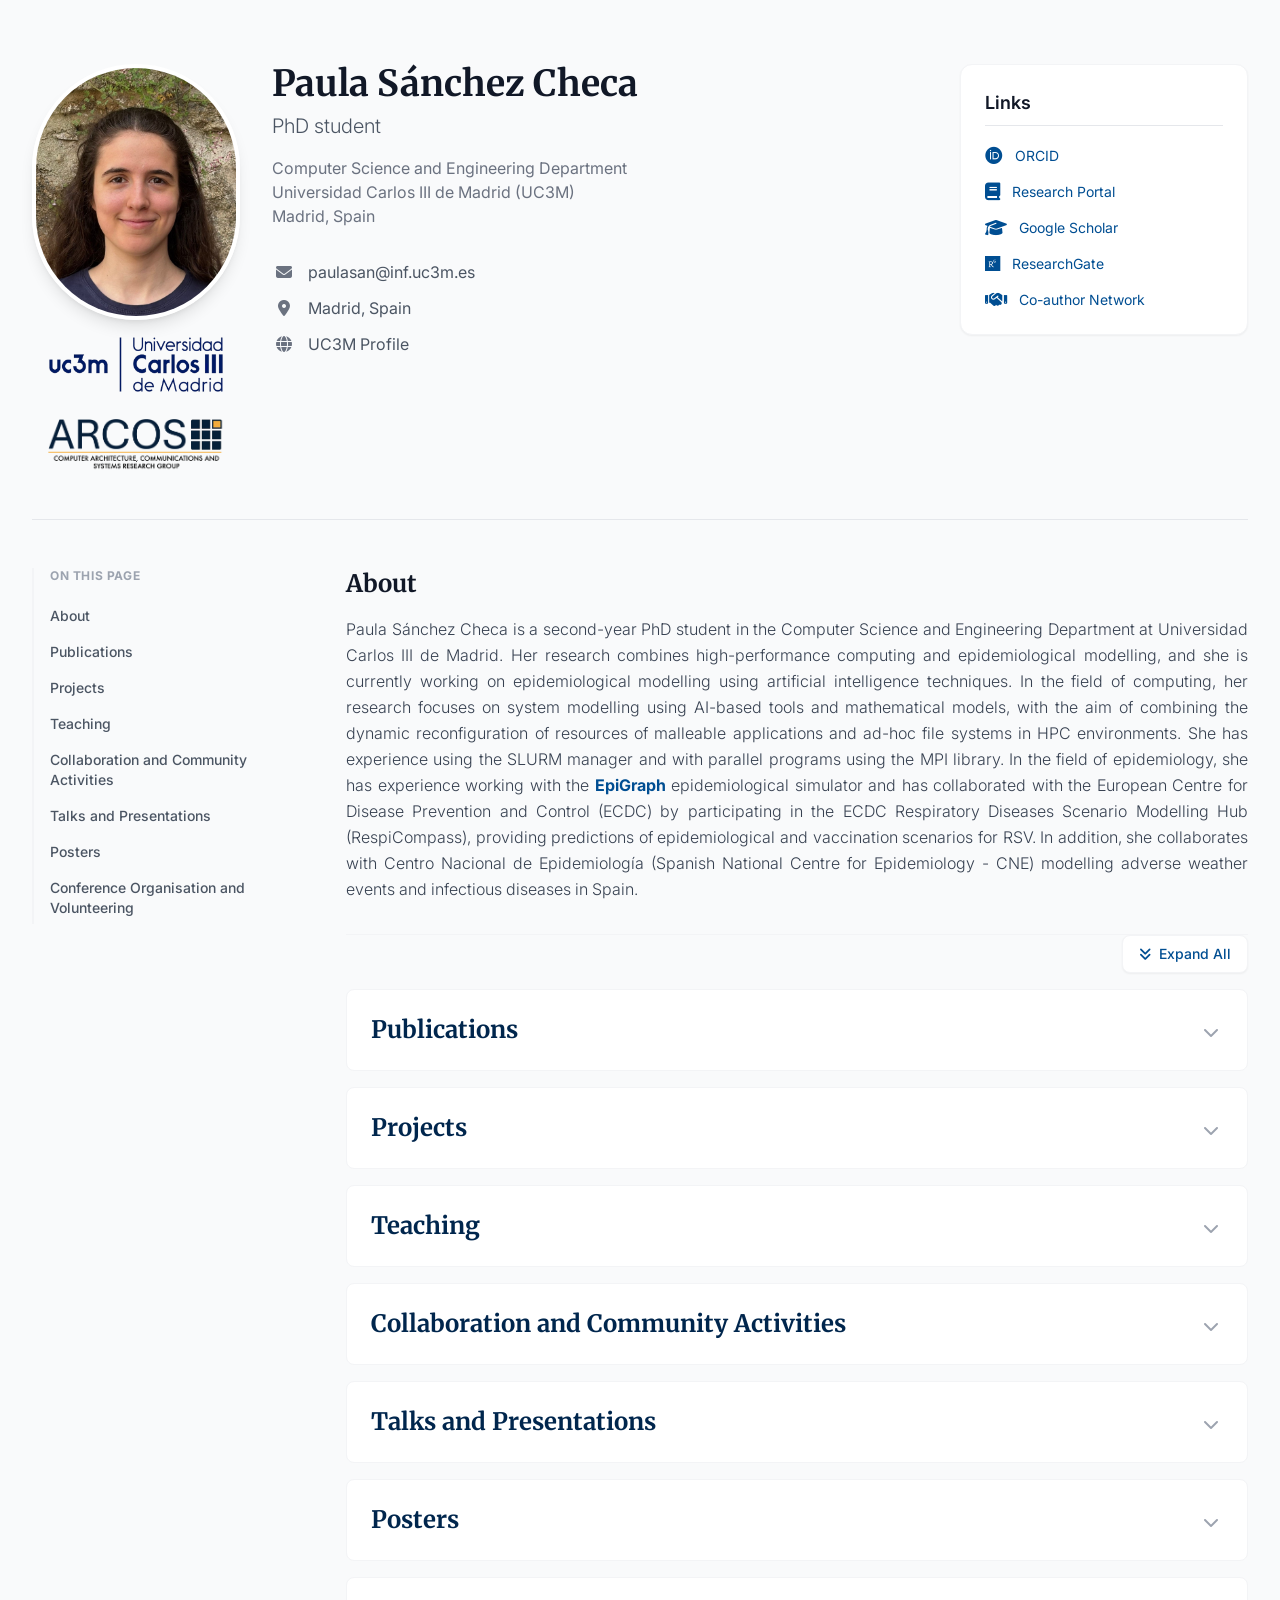
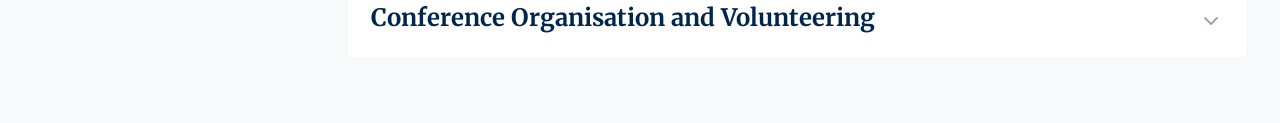
<file: index.html>
<!DOCTYPE html>
<html lang="en">

<head>
  <meta charset="UTF-8">
  <meta name="viewport" content="width=device-width, initial-scale=1.0">

  <title>Paula Sánchez Checa </title>

  <!-- <link rel="icon" type="image/png" href="assets/favicon.png"> -->

  <link rel="stylesheet" href="assets/tailwind/output.css">
  <link rel="stylesheet" href="stylesheets/publications.css">

  <link
    href="https://fonts.googleapis.com/css2?family=Inter:wght@300;400;500;600&family=Merriweather:wght@300;700&display=swap"
    rel="stylesheet">

  <link rel="stylesheet" href="https://cdnjs.cloudflare.com/ajax/libs/font-awesome/6.4.0/css/all.min.css">

  <script>
    // global objects for this profile.
    window.PROFILE_CONFIG = {
      memberId: "paulasan",
      searchName: "Checa",  // El nombre que usaremos para filtrar publicaciones
    };
  </script>
  <!-- <script src="scripts/components.js"></script> -->

</head>

<body class="bg-gray-50 text-gray-800 font-sans antialiased">

  <div id="navbar-container"></div>

  <main class="max-w-7xl mx-auto px-4 sm:px-6 lg:px-8 py-10 sm:py-16 space-y-12">

    <section class="flex flex-col lg:flex-row items-start justify-between gap-10 border-b border-gray-200 pb-12">

      <div class="flex flex-col sm:flex-row items-start gap-8 flex-grow">

        <div class="flex flex-col items-center gap-1 flex-shrink-0 w-52 self-center sm:self-start">
          <img src="assets/foto_paula.jpeg" alt="Paula Sánchez Checa"
            class="w-52 h-64 rounded-full border-4 border-white shadow-lg object-cover">

          <div class="flex flex-col items-center justify-center gap-6 w-full mt-2">
            
            <a href="https://www.uc3m.es/home" target="_blank" title="Open the UC3M website."
              class="transition-transform hover:scale-105 block"> <img src="assets/uc3m.png" alt="Universidad Carlos III de Madrid"
                class="w-48 h-auto object-contain transition duration-300">
            </a>
            
            <a href="https://arcos-uc3m.github.io/" target="_blank" title="Open the ARCOS website."
              class="transition-transform hover:scale-105 block">
              
              <img src="assets/arcos-2.png" alt="ARCOS Research Group"
                class="w-44 h-auto object-contain transition duration-300">
            </a>

          </div>
        </div>

        <div>
          <h1 class="font-serif text-3xl md:text-4xl font-bold text-gray-900 mb-2 text-center sm:text-left">
            Paula Sánchez Checa
          </h1>
          <p class="text-xl text-gray-600 font-light mb-4 text-center sm:text-left">
            PhD student
          </p>
          <p class="text-base text-gray-500 max-w-xl text-center sm:text-left">
            Computer Science and Engineering Department
          </p>
          <p class="text-base text-gray-500 max-w-xl text-center sm:text-left">
            Universidad Carlos III de Madrid (UC3M)
          </p>
          <p class="text-base text-gray-500 max-w-xl text-center sm:text-left">
            Madrid, Spain
          </p>

          <div class="flex flex-col gap-3 mt-8">
            <div class="flex items-center gap-3 text-gray-600">
              <i class="fa-solid fa-envelope w-6 text-center text-gray-500"></i>
              <span>paulasan@inf.uc3m.es</span>
            </div>

            <!-- <div class="flex items-center gap-3 text-gray-600">
              <i class="fa-solid fa-phone w-6 text-center text-gray-500"></i>
              <span>+34 91 624 94 58</span>
            </div> -->

            <div class="flex items-center gap-3 text-gray-600">
              <i class="fa-solid fa-location-dot w-6 text-center text-gray-500"></i>
              <span>Madrid, Spain</span>
            </div>

            <a target="_blank"
              href="https://www.uc3m.es/ss/Satellite/DeptInformatica/es/DetallePersonalDept/1371330172400/idu-281971"
              class="flex items-center gap-3 text-gray-600 hover:text-brand-600 transition group"
              title="Open the profile at UC3M website.">
              <i class="fa-solid fa-globe w-6 text-center text-gray-500 group-hover:text-brand-600 transition"></i>
              <span class="group-hover:underline">UC3M Profile</span>
            </a>
          </div>
        </div>
      </div>

      <aside class="w-full lg:w-72 bg-white p-6 rounded-xl shadow-sm border border-gray-100 flex-shrink-0">
        <h3 class="text-lg font-semibold text-gray-900 mb-5 border-b pb-2">Links</h3>
        <ul class="space-y-4 text-sm text-gray-700">
          <li class="flex items-center gap-3">
            <i class="fa-brands fa-orcid text-brand-600 fa-lg"></i>
            <a href="https://orcid.org/0009-0002-2616-687X" class="text-brand-600 hover:underline"
              target="_blank">ORCID</a>
          </li>
          <li class="flex items-center gap-3">
            <i class="fa-solid fa-book text-brand-600 fa-lg"></i>
            <a href="https://researchportal.uc3m.es/display/inv50113" class="text-brand-600 hover:underline"
              target="_blank">Research Portal</a>
          </li>
          <li class="flex items-center gap-3">
            <i class="fa-solid fa-graduation-cap text-brand-600 fa-lg"></i>
            <a href="https://scholar.google.com/citations?user=Y0OMA0EAAAAJ"
              class="text-brand-600 hover:underline" target="_blank">Google Scholar</a>
          </li>
          <li class="flex items-center gap-3">
            <i class="fa-brands fa-researchgate text-brand-600 fa-lg"></i>
            <a href="https://www.researchgate.net/profile/Paula-Sanchez-Checa" class="text-brand-600 hover:underline"
              target="_blank">ResearchGate</a>
          </li>
          <li class="flex items-center gap-3">
            <i class="fa-solid fa-handshake text-brand-600 fa-lg"></i>
            <a href="https://researchportal.uc3m.es/vis/author-network/inv50113" class="text-brand-600 hover:underline"
              target="_blank">Co-author Network</a>
          </li>
        </ul>
      </aside>

    </section>

    <div class="mt-12 grid grid-cols-1 lg:grid-cols-4 gap-10 items-start">

      <aside class="hidden lg:block col-span-1 sticky top-8">
        <nav class="flex flex-col gap-1 border-l-2 border-gray-100 pl-4">
          <h3 class="text-xs font-bold text-gray-400 uppercase tracking-wider mb-3">On this page</h3>

          <a href="#about"
            class="sidebar-link text-sm text-gray-600 hover:text-brand-600 hover:border-brand-600 -ml-[18px] border-l-2 border-transparent pl-4 py-1.5 transition-all font-medium">About</a>
          <a href="#publications"
            class="sidebar-link text-sm text-gray-600 hover:text-brand-600 hover:border-brand-600 -ml-[18px] border-l-2 border-transparent pl-4 py-1.5 transition-all font-medium">Publications</a>
          <a href="#projects"
            class="sidebar-link text-sm text-gray-600 hover:text-brand-600 hover:border-brand-600 -ml-[18px] border-l-2 border-transparent pl-4 py-1.5 transition-all font-medium">Projects</a>
          <a href="#teaching"
            class="sidebar-link text-sm text-gray-600 hover:text-brand-600 hover:border-brand-600 -ml-[18px] border-l-2 border-transparent pl-4 py-1.5 transition-all font-medium">Teaching</a>
          <a href="#community-activities"
            class="sidebar-link text-sm text-gray-600 hover:text-brand-600 hover:border-brand-600 -ml-[18px] border-l-2 border-transparent pl-4 py-1.5 transition-all font-medium">Collaboration and Community Activities</a>
          <a href="#talks-presentations"
            class="sidebar-link text-sm text-gray-600 hover:text-brand-600 hover:border-brand-600 -ml-[18px] border-l-2 border-transparent pl-4 py-1.5 transition-all font-medium">Talks and Presentations </a>
          <a href="#posters"
            class="sidebar-link text-sm text-gray-600 hover:text-brand-600 hover:border-brand-600 -ml-[18px] border-l-2 border-transparent pl-4 py-1.5 transition-all font-medium">Posters</a>
          <!-- <a href="#student-projects"
            class="sidebar-link text-sm text-gray-600 hover:text-brand-600 hover:border-brand-600 -ml-[18px] border-l-2 border-transparent pl-4 py-1.5 transition-all font-medium">Student Projects</a> -->
          <a href="#conferences"
            class="sidebar-link text-sm text-gray-600 hover:text-brand-600 hover:border-brand-600 -ml-[18px] border-l-2 border-transparent pl-4 py-1.5 transition-all font-medium">Conference Organisation and Volunteering</a>
        </nav>
      </aside>

      <div class="lg:col-span-3">

        <section id="about" class="scroll-mt-12 mb-8">
          <h2 class="text-2xl font-serif font-bold text-gray-900 mb-4">About</h2>
          <div class="prose prose-brand max-w-none text-gray-700 font-light leading-relaxed text-justify">
            <p class="mt-4">
              Paula Sánchez Checa is a second-year PhD student in the Computer Science and Engineering Department at Universidad Carlos III de Madrid. Her research combines high-performance computing and epidemiological modelling, and she is currently working on epidemiological modelling using artificial intelligence techniques. In the field of computing, her research focuses on system modelling using AI-based tools and mathematical models, with the aim of combining the dynamic reconfiguration of resources of malleable applications and ad-hoc file systems in HPC environments. She has experience using the SLURM manager and with parallel programs using the MPI library. In the field of epidemiology, she has experience working with the <a href="https://epigraph.uc3m.es/" target="_blank" title="Open the EpiGraph web page in a new tab" class="text-brand-600 font-bold hover:underline">
                EpiGraph
              </a> epidemiological simulator and has collaborated with the European Centre for Disease Prevention and Control (ECDC) by participating in the ECDC Respiratory Diseases Scenario Modelling Hub (RespiCompass), providing predictions of epidemiological and vaccination scenarios for RSV. In addition, she collaborates with Centro Nacional de Epidemiología (Spanish National Centre for Epidemiology - CNE) modelling adverse weather events and infectious diseases in Spain.
            </p>
        </section>

        <div class="flex justify-end mb-4 border-t border-gray-100">
          <button id="toggle-all-btn"
            class="text-sm font-medium text-brand-600 hover:text-brand-800 transition flex items-center gap-2 px-4 py-2 bg-white rounded-lg border border-gray-100 shadow-sm hover:shadow-md">
            <i class="fa-solid fa-angles-down"></i>
            <span>Expand All</span>
          </button>
        </div>

        <div class="space-y-4">

          <details id="publications"
            class="group bg-white rounded-lg border border-gray-100 p-6 [&_summary::-webkit-details-marker]:hidden scroll-mt-12">
            <summary class="flex items-center justify-between gap-1.5 text-gray-900 cursor-pointer">
              <h2 class="text-2xl font-serif font-bold text-brand-900">Publications</h2>
              <span class="relative w-5 h-5 flex-shrink-0"><i
                  class="fa-solid fa-chevron-down group-open:-rotate-180 text-gray-400 transition-transform"></i></span>
            </summary>

            <div id="publications-list" class="publications-scrollable mt-6 flex flex-col gap-4">
              <p class="text-gray-400 italic">Loading publications...</p>
            </div>

            <div class="mt-6 pt-4 border-t border-gray-100 text-right">
              <a target="_blank" href="https://researchportal.uc3m.es/display/inv50113?webuc3m=1&tab=publications"
                class="text-sm font-medium text-brand-600 hover:text-brand-800 transition"
                title="Open the UC3M Research Portal in a new tab">
                View all publications <i class="fa-solid fa-arrow-up-right-from-square ml-1"></i>
              </a>
            </div>
          </details>

          <details id="projects"
            class="group bg-white rounded-lg border border-gray-100 p-6 [&_summary::-webkit-details-marker]:hidden scroll-mt-12">
            <summary class="flex items-center justify-between gap-1.5 text-gray-900 cursor-pointer">
              <h2 class="text-2xl font-serif font-bold text-brand-900">Projects</h2>
              <span class="relative w-5 h-5 flex-shrink-0"><i
                  class="fa-solid fa-chevron-down group-open:-rotate-180 text-gray-400 transition-transform"></i></span>
            </summary>
            <div class="mt-6 text-gray-700 space-y-4 text-justify">

              <ul class="list-disc list-inside space-y-2">
                <li>
                  <p class="text-sm">

                    <b>Modelado de eventos meteorológicos adversos y enfermedades transmisibles en España (MET).</b> (<i>Modelling of adverse weather events and transmissible diseases in Spain (MET)</i>).
                    <!-- <a target="_blank"
                        href="https://researchportal.uc3m.es/display/inv16920?webuc3m=1&tab=projects#show%20more%20content"
                        class="text-sm font-medium text-brand-600 hover:text-brand-800 transition">
                        MET web page <i class="fa-solid fa-arrow-up-right-from-square ml-1"
                          title="Open the UC3M Research Portal in a new tab"></i>
                      </a> -->
                  </p>
                </li>

                <li>
                  <p class="text-sm">
                    <b>Nuevas técnicas escalables de E/S para cargas de trabajo híbridas de HPC e intensivas en datos. - SCIOT.</b> (<i>New scalable I/O techniques for hybrid HPC and data-intensive workloads. - SCIOT</i>).<a target="_blank"
                    href="https://researchportal.uc3m.es/display/act560656"
                    class="text-sm font-medium text-brand-600 hover:text-brand-800 transition">
                    SCIOT web page <i class="fa-solid fa-arrow-up-right-from-square ml-1"
                      title="Open the UC3M Research Portal in a new tab"></i>
                  </a>
                </li>
              </ul>

              <div class="mt-6 pt-4 border-t border-gray-100 text-right">
                <a target="_blank"
                  href="https://researchportal.uc3m.es/display/inv16920?webuc3m=1&tab=projects#show%20more%20content"
                  class="text-sm font-medium text-brand-600 hover:text-brand-800 transition">
                  View all projects <i class="fa-solid fa-arrow-up-right-from-square ml-1"
                    title="Open the UC3M Research Portal in a new tab"></i>
                </a>
              </div>
            </div>
          </details>

          <details id="teaching"
            class="group bg-white rounded-lg border border-gray-100 p-6 [&_summary::-webkit-details-marker]:hidden scroll-mt-12">
            <summary class="flex items-center justify-between gap-1.5 text-gray-900 cursor-pointer">
              <h2 class="text-2xl font-serif font-bold text-brand-900">Teaching</h2>
              <span class="relative w-5 h-5 flex-shrink-0"><i
                  class="fa-solid fa-chevron-down group-open:-rotate-180 text-gray-400 transition-transform"></i></span>
            </summary>
            <div class="mt-6 text-gray-700 space-y-4 text-justify">
              <p class="text-2xl">
                Graduate teaching assistant
              </p>
              <!-- <div class="p-5 rounded-lg border border-gray-100 bg-gray-50 hover:bg-white hover:shadow-md hover:border-brand-200 transition-all">
                <div class="flex flex-col sm:flex-row sm:items-start gap-4">
                  <div class="sm:w-24 flex-shrink-0 text-left sm:text-right">
                    <span class="block text-xl font-bold text-gray-400">June 2024</span>
                  </div>
                  <div class="flex-grow">
                    <h3 class="text-base font-bold text-gray-900 leading-snug">
                        Operating Systems
                    </h3>
                    <p class="text-sm text-gray-600 mt-2">Madrid, Spain.</p>
                    <div class="mt-3 flex gap-3">
                      <a href="https://womencourage.acm.org/2024/" target="_blank" class="text-xs font-medium text-brand-600 hover:text-brand-800 hover:underline"><i class="fa-solid fa-globe mr-1"></i>Web page</a>
                    </div>
                  </div>
                </div>
              </div> -->

                <ul class="list-disc list-inside space-y-2">
                  <li>
                    <p class="text-1xl">
                      <b>Operating Systems</b>
                      <ul class="list-disc list-inside space-y-2">
                        <li class="text-sm">Spring Term 2026. Bachelor’s Degree in Computer Science and Engineering. Second year subject. 6 ECTS. Delivered the course entirely in English.</li>
                      </ul>
                    </p>
                  </li>
                  <li>
                    <p class="text-1xl">
                      <b>Computer Architecture</b>
                      <ul class="list-disc list-inside space-y-2">
                        <li class="text-sm">Autumn Term 2025. Bachelor’s Degree in Mathematics and Computing. Third year subject. 6 ECTS. Delivered the course entirely in English.</li>

                        <li class="text-sm">Autumn Term 2025. Bachelor’s Degree in Computer Science and Engineering. Third year subject. 6 ECTS. Delivered the course entirely in Spanish</li>

                      </ul>
                    </p>
                  </li>
                  <li>
                    <p class="text-1xl">
                      <b>Distributed Systems</b>
                      <ul class="list-disc list-inside space-y-2">
                        <li class="text-sm">
                          Spring Term 2025. Bachelor’s Degree in Computer Science and Engineering. Third year subject. 6 ECTS. Delivered the course entirely in Spanish.
                        </li>

                        <li class="text-sm">
                          Spring Term 2025. Double Degree in Computer Science and Engineering and Business Administration and Management. Fifth year subject. 6 ECTS. Delivered the course entirely in Spanish.
                        </li>

                      </ul>
                  </li>
                </ul>
              </p>
            </div>
            <!-- <div class="mt-6 text-gray-700 space-y-4">
              <div class="mt-6 pt-4 border-t border-gray-100 text-right">
                <a target="_blank"
                  href="https://www.dropbox.com/scl/fi/6x9f6z96himgsnwgdu9c0/CV_Carretero_teaching.pdf?rlkey=uxz38wbijohdm5u1apjnremwz&st=jhea2w4g&dl=0"
                  class="text-sm font-medium text-brand-600 hover:text-brand-800 transition">
                  Read more <i class="fa-solid fa-arrow-up-right-from-square ml-1"
                    title="Open full information (PDF) in a new tab."></i>
                </a>
              </div>
            </div> -->
          </details>

          <details id="community-activities"
            class="group bg-white rounded-lg border border-gray-100 p-6 [&_summary::-webkit-details-marker]:hidden scroll-mt-12">
            <summary class="flex items-center justify-between gap-1.5 text-gray-900 cursor-pointer">
              <h2 class="text-2xl font-serif font-bold text-brand-900">Collaboration and Community Activities</h2>
              <span class="relative w-5 h-5 flex-shrink-0"><i
                  class="fa-solid fa-chevron-down group-open:-rotate-180 text-gray-400 transition-transform"></i></span>
            </summary>
            
            <div class="mt-6 text-gray-700 space-y-4 text-justify">

            <!-- HiPEAC -->
              <div class="p-5 rounded-lg border border-gray-100 bg-gray-50 hover:bg-white hover:shadow-md hover:border-brand-200 transition-all">
                <div class="flex flex-col sm:flex-row sm:items-start gap-4">
                  <div class="sm:w-24 flex-shrink-0">
                    <img src="assets/collaboration_logos/hipeac_logo.svg" alt="HiPEAC Logo"
                      class="w-48 mt-3 h-auto object-contain transition duration-300">
                  </div>
                  <div class="flex-grow">
                    <h3 class="text-base font-bold text-gray-900 leading-snug">
                        Member of the High Performance and Embedded Architecture and Compilation (HiPEAC) network.
                    </h3>
                    <div class="mt-3 flex gap-3">
                      <a href="https://www.hipeac.net/#/" target="_blank" class="text-xs font-medium text-brand-600 hover:text-brand-800 hover:underline"><i class="fa-solid fa-globe mr-1" title="Open the HiPEAC web page in a new tab"></i>HiPEAC web page</a>
                    </div>
                  </div>
                </div>
              </div>

              <!-- SARTECO -->
              <div class="p-5 rounded-lg border border-gray-100 bg-gray-50 hover:bg-white hover:shadow-md hover:border-brand-200 transition-all">
                <div class="flex flex-col sm:flex-row sm:items-start gap-4">
                  <div class="sm:w-24 flex-shrink-0">
                    <img src="assets/collaboration_logos/sarteco_logo.png" alt="SARTECO Logo"
                      class="w-48 mt-3 h-auto object-contain transition duration-300">
                  </div>
                  <div class="flex-grow">
                    <h3 class="text-base font-bold text-gray-900 leading-snug">
                        Member of Sociedad Española de Arquitectura y Tecnología de Computadores (SARTECO, <i>Spanish Society of Architecture and Computer Technology</i>)
                    </h3>
                    <div class="mt-3 flex gap-3">
                      <a href="https://www.sarteco.org/" target="_blank" class="text-xs font-medium text-brand-600 hover:text-brand-800 hover:underline"><i class="fa-solid fa-globe mr-1" title="Open the SARTECO web page in a new tab"></i>SARTECO web page</a>
                    </div>
                  </div>
                </div>
              </div>

              <!-- DynResHPC -->
              <div class="p-5 rounded-lg border border-gray-100 bg-gray-50 hover:bg-white hover:shadow-md hover:border-brand-200 transition-all">
                <div class="flex flex-col sm:flex-row sm:items-start gap-4">
                  <div class="sm:w-24 flex-shrink-0">
                    <img src="assets/collaboration_logos/dynreshpc_logo.png" alt="DynResHPC Logo"
                      class="w-48 mt-3 h-auto object-contain transition duration-300">
                  </div>
                  <div class="flex-grow">
                    <h3 class="text-base font-bold text-gray-900 leading-snug">
                        Member of Dynamic Resources for HPC Consortium (DynResHPC)
                    </h3>
                    <div class="mt-3 flex gap-3">
                      <a href="https://dynreshpc.github.io/" target="_blank" class="text-xs font-medium text-brand-600 hover:text-brand-800 hover:underline"><i class="fa-solid fa-globe mr-1" title="Open the DynResHPC web page in a new tab"></i>DynResHPC web page</a>
                    </div>
                  </div>
                </div>
              </div>

              <!-- RespiCompass RSV 2025 -->
              <div class="p-5 rounded-lg border border-gray-100 bg-gray-50 hover:bg-white hover:shadow-md hover:border-brand-200 transition-all">
                <div class="flex flex-col sm:flex-row sm:items-start gap-4">
                  <div class="sm:w-24 flex-shrink-0">
                    <img src="assets/collaboration_logos/respicompass_logo.png" alt="RespiCompass Logo"
                      class="w-48 mt-3 h-auto object-contain transition duration-300">
                  </div>
                  <div class="flex-grow">
                    <h3 class="text-base font-bold text-gray-900 leading-snug">
                        Participation in the RespiCompass (ECDC Respiratory Diseases Scenario Modelling Hub) RSV Scenario Round 1 (2025/2026).
                    </h3>
                    <!-- <span class="block text-base text-gray-400">August 2024</span> -->
                    <p class="text-sm text-gray-600 mt-2">Contributed external modelling results to the ECDC report <i>Multi-model assessment of the impact of newborn RSV immunisation on hospitalisation burden in the EU/EEA</i> (DOI: 10.2900/9312789).</p>
                    <div class="mt-3 flex gap-3">
                      <a href="https://respicompass.ecdc.europa.eu/" target="_blank" class="text-xs font-medium text-brand-600 hover:text-brand-800 hover:underline" title="Open the RespiCompass web page in a new tab"><i class="fa-solid fa-globe mr-1"></i>RespiCompass web page</a>
                      <a href="https://www.ecdc.europa.eu/en/news-events/cold-season-nears-immunisation-newborns-against-universal-rsv-could-significantly" target="_blank" class="text-xs font-medium text-brand-600 hover:text-brand-800 hover:underline" title="Open the ECDC news page in a new tab"><i class="fa-solid fa-newspaper mr-1"></i>News</a>
                      <a href="https://www.ecdc.europa.eu/en/publications-data/multi-model-assessment-impact-newborn-rsv-immunisation-hospitalisation-burden" target="_blank" class="text-xs font-medium text-brand-600 hover:text-brand-800 hover:underline" title="Access the ECDC RSV Round 1 (2025/2026) report and supplementary material in a new tab"><i class="fa-solid fa-file-pdf mr-1"></i>Report and supplementary material</a>
                      <!-- <a href="https://data.europa.eu/doi/10.2900/9312789" target="_blank" class="text-xs font-medium text-brand-600 hover:text-brand-800 hover:underline" title="Access the ECDC RSV Round 1 (2025/2026) report in a new tab"><i class="fa-solid fa-file-pdf mr-1"></i>Report</a> -->
                      <a href="#" data-bibtex-key="ecdcRSVreport2026" class="text-xs font-medium text-brand-600 hover:text-brand-800 hover:underline" title="Open the ECDC RSV Round 1 (2025/2026) report BibTeX in a new tab"><i class="fa-solid fa-quote-right mr-1"></i>Report BibTeX</a>
                    </div>
                  </div>
                </div>
              </div>
            </div>
          </details>

          <details id="talks-presentations"
            class="group bg-white rounded-lg border border-gray-100 p-6 [&_summary::-webkit-details-marker]:hidden scroll-mt-12">
            <summary class="flex items-center justify-between gap-1.5 text-gray-900 cursor-pointer">
              <h2 class="text-2xl font-serif font-bold text-brand-900">Talks and Presentations</h2>
              <span class="relative w-5 h-5 flex-shrink-0"><i
                  class="fa-solid fa-chevron-down group-open:-rotate-180 text-gray-400 transition-transform"></i></span>
            </summary>
            <div class="mt-6 text-gray-700 space-y-4 text-justify">
              <ul class="list-disc list-inside space-y-2">
                <li>
                  <p class="text-sm"><b>Aprovechamiento de la gestión dinámica de recursos para la eficiencia energética: un caso de estudio</b> (2026) XXVI Jornadas de Paralelismo (JP2026) at Jornadas SARTECO 2026. </p>
                </li>
                <li>
                  <p class="text-sm"><b>Comparative Analysis of Algorithms for Malleability Decision-Making in Applications and File Systems</b> (2025) 4th EuroHPC Workshop on Dynamic Resources in HPC at the 31st International European Conference on Parallel and Distributed Computing (Euro-Par 2025). </p>
                </li>
                <li>
                  <p class="text-sm"><b>Explorando la maleabilidad combinada de aplicaciones y sistemas de ficheros</b> (2025) XXXV Jornadas de Paralelismo (JP2025) at Jornadas SARTECO 2025.</p>
                </li>
                <li>
                  <p class="text-sm"><b>A Novel Prediction for Combined Computational and Storage Malleability</b> (2024) 3rd International EUGAIN Summer Training School: Gender & Sustainability.</p>
                </li>
              </ul>
            </div>
          </details>

          <details id="posters"
            class="group bg-white rounded-lg border border-gray-100 p-6 [&_summary::-webkit-details-marker]:hidden scroll-mt-12">
            <summary class="flex items-center justify-between gap-1.5 text-gray-900 cursor-pointer">
              <h2 class="text-2xl font-serif font-bold text-brand-900">Posters</h2>
              <span class="relative w-5 h-5 flex-shrink-0"><i
                  class="fa-solid fa-chevron-down group-open:-rotate-180 text-gray-400 transition-transform"></i></span>
            </summary>
            <div id="posters-list" class="posters-scrollable mt-6 flex flex-col gap-4">
              <p class="text-gray-400 italic">Loading posters...</p>
            </div>
          </details>

          <!-- Student Projects Section
          <details id="student-projects"
            class="group bg-white rounded-lg border border-gray-100 p-6 [&_summary::-webkit-details-marker]:hidden scroll-mt-12">
            <summary class="flex items-center justify-between gap-1.5 text-gray-900 cursor-pointer">
              <h2 class="text-2xl font-serif font-bold text-brand-900">Student Projects</h2>
              <span class="relative w-5 h-5 flex-shrink-0"><i
                  class="fa-solid fa-chevron-down group-open:-rotate-180 text-gray-400 transition-transform"></i></span>
            </summary>
            <div class="mt-6 text-gray-700 space-y-4 text-justify">
              <ul class="list-disc list-inside space-y-2">
                <li>
                  <p class="text-sm">Roldán Matea, Manuel (2025/2026) <b>Desarrollo de algoritmos basados en inteligencia artificial para la reconfiguración dinámica de aplicaciones maleables.</b> (<i>Development of artificial intelligence-based algorithms for the dynamic reconfiguration of malleable applications.</i>) [Bachelor's Thesis]
                </li>
                <li>
                  <p class="text-sm">Stefan Giurca, Adrián (2025/2026) <b>Detección de anomalías en tiempo de ejecución en entornos distribuidos.</b> (<i>Detection of runtime anomalies in distributed environments.</i>) [Bachelor's Thesis]
                </li>
                <li>
                  <p class="text-sm">Navarro Hurtado, Pablo (2025/2026) <b>Gestión dinámica de recursos de cómputo y E/S: caso de estudio con EpiGraph y Expand Ad-Hoc.</b> (<i>Dynamic management of computing and I/O resources: a case study featuring EpiGraph and Expand Ad-Hoc</i>.) [Bachelor's Thesis]
                </li>
              </ul>
            </div>
          </details>
          -->

          <details id="conferences"
            class="group bg-white rounded-lg border border-gray-100 p-6 [&_summary::-webkit-details-marker]:hidden scroll-mt-12">
            <summary class="flex items-center justify-between gap-1.5 text-gray-900 cursor-pointer">
              <h2 class="text-2xl font-serif font-bold text-brand-900">Conference Organisation and Volunteering</h2>
              <span class="relative w-5 h-5 flex-shrink-0"><i
                  class="fa-solid fa-chevron-down group-open:-rotate-180 text-gray-400 transition-transform"></i></span>
            </summary>
            <!-- Conferences organization -->
            <!-- <h2 class="text-2xl font-serif text-brand-900"> -->
            <div class="mt-6 text-gray-700 space-y-4 text-justify">

              <!-- Jornadas SARTECO 2026 -->
              <div class="p-5 rounded-lg border border-gray-100 bg-gray-50 hover:bg-white hover:shadow-md hover:border-brand-200 transition-all">
                <div class="flex flex-col sm:flex-row sm:items-start gap-4">
                  <div class="sm:w-24 flex-shrink-0 text-left sm:text-right">
                    <img src="assets/organisation_volunteering_logos/sarteco2026_logo.png" alt="SARTECO 2026 Logo" class="w-48 mt-3 h-auto object-contain transition duration-300">
                  </div>
                  <div class="flex-grow">
                    <h3 class="text-base font-bold text-gray-900 leading-snug">Organising Comittee of the Jornadas SARTECO 2026</h3>
                    <span class="block text-base text-gray-400">June 2026</span>
                    <p class="text-sm text-gray-600 mt-2">Madrid, Spain.</p>
                    <div class="mt-3 flex gap-3">
                      <a href="https://jornadassarteco.org/descripcion/?anyo=2026&simposio=jp2026" target="_blank" class="text-xs font-medium text-brand-600 hover:text-brand-800 hover:underline"><i class="fa-solid fa-globe mr-1"></i>Web page</a>
                    </div>
                  </div>
                </div>
              </div>
              
              <!-- EURO-PAR 2024 -->
              <div class="p-5 rounded-lg border border-gray-100 bg-gray-50 hover:bg-white hover:shadow-md hover:border-brand-200 transition-all">
                <div class="flex flex-col sm:flex-row sm:items-start gap-4">
                  <div class="sm:w-24 flex-shrink-0 text-left sm:text-right">
                    <img src="assets/organisation_volunteering_logos/europar2024_logo.svg" alt="Euro-Par 2024 Logo" class="w-48 mt-3 h-auto object-contain transition duration-300">
                  </div>
                  <div class="flex-grow">
                    <h3 class="text-base font-bold text-gray-900 leading-snug">Student volunteer & registration assistant in the 30th International European Conference on Parallel and Distributed Computing (Euro-Par 2024).</h3>
                    <span class="block text-base text-gray-400">August 2024</span>
                    <p class="text-sm text-gray-600 mt-2">Madrid, Spain.</p>
                    <div class="mt-3 flex gap-3">
                      <a href="https://2024.euro-par.org/" target="_blank" class="text-xs font-medium text-brand-600 hover:text-brand-800 hover:underline"><i class="fa-solid fa-globe mr-1"></i>Web page</a>
                    </div>
                  </div>
                </div>
              </div>
              
              <!-- WOMENCOURAGE 2024 -->
              <div class="p-5 rounded-lg border border-gray-100 bg-gray-50 hover:bg-white hover:shadow-md hover:border-brand-200 transition-all">
                <div class="flex flex-col sm:flex-row sm:items-start gap-4">
                  <div class="sm:w-24 flex-shrink-0 text-left sm:text-right">
                    <img src="assets/organisation_volunteering_logos/womencourage2024_logo.png" alt="womENcourage 2024 Logo" class="w-48 mt-3 h-auto object-contain transition duration-300">
                  </div>
                  <div class="flex-grow">
                    <h3 class="text-base font-bold text-gray-900 leading-snug">
                        Student volunteer in the 11th ACM Celebration of Women in Computing (womENcourage 2024).
                    </h3>
                    <span class="block text-base text-gray-400">June 2024</span>
                    <p class="text-sm text-gray-600 mt-2">Madrid, Spain.</p>
                    <div class="mt-3 flex gap-3">
                      <a href="https://womencourage.acm.org/2024/" target="_blank" class="text-xs font-medium text-brand-600 hover:text-brand-800 hover:underline"><i class="fa-solid fa-globe mr-1"></i>Web page</a>
                    </div>
                  </div>
                </div>
              </div>
            </div>
          </details>

  </main>

  <div id="footer-container"></div>

</body>

<script src="scripts/menu.js"></script>
<script src="scripts/publications.js"></script>
<script src="scripts/sections_loader.js"></script>

</html>
</file>
<file: assets/tailwind/output.css>
*, ::before, ::after {
  --tw-border-spacing-x: 0;
  --tw-border-spacing-y: 0;
  --tw-translate-x: 0;
  --tw-translate-y: 0;
  --tw-rotate: 0;
  --tw-skew-x: 0;
  --tw-skew-y: 0;
  --tw-scale-x: 1;
  --tw-scale-y: 1;
  --tw-pan-x:  ;
  --tw-pan-y:  ;
  --tw-pinch-zoom:  ;
  --tw-scroll-snap-strictness: proximity;
  --tw-gradient-from-position:  ;
  --tw-gradient-via-position:  ;
  --tw-gradient-to-position:  ;
  --tw-ordinal:  ;
  --tw-slashed-zero:  ;
  --tw-numeric-figure:  ;
  --tw-numeric-spacing:  ;
  --tw-numeric-fraction:  ;
  --tw-ring-inset:  ;
  --tw-ring-offset-width: 0px;
  --tw-ring-offset-color: #fff;
  --tw-ring-color: rgb(59 130 246 / 0.5);
  --tw-ring-offset-shadow: 0 0 #0000;
  --tw-ring-shadow: 0 0 #0000;
  --tw-shadow: 0 0 #0000;
  --tw-shadow-colored: 0 0 #0000;
  --tw-blur:  ;
  --tw-brightness:  ;
  --tw-contrast:  ;
  --tw-grayscale:  ;
  --tw-hue-rotate:  ;
  --tw-invert:  ;
  --tw-saturate:  ;
  --tw-sepia:  ;
  --tw-drop-shadow:  ;
  --tw-backdrop-blur:  ;
  --tw-backdrop-brightness:  ;
  --tw-backdrop-contrast:  ;
  --tw-backdrop-grayscale:  ;
  --tw-backdrop-hue-rotate:  ;
  --tw-backdrop-invert:  ;
  --tw-backdrop-opacity:  ;
  --tw-backdrop-saturate:  ;
  --tw-backdrop-sepia:  ;
  --tw-contain-size:  ;
  --tw-contain-layout:  ;
  --tw-contain-paint:  ;
  --tw-contain-style:  ;
}

::backdrop {
  --tw-border-spacing-x: 0;
  --tw-border-spacing-y: 0;
  --tw-translate-x: 0;
  --tw-translate-y: 0;
  --tw-rotate: 0;
  --tw-skew-x: 0;
  --tw-skew-y: 0;
  --tw-scale-x: 1;
  --tw-scale-y: 1;
  --tw-pan-x:  ;
  --tw-pan-y:  ;
  --tw-pinch-zoom:  ;
  --tw-scroll-snap-strictness: proximity;
  --tw-gradient-from-position:  ;
  --tw-gradient-via-position:  ;
  --tw-gradient-to-position:  ;
  --tw-ordinal:  ;
  --tw-slashed-zero:  ;
  --tw-numeric-figure:  ;
  --tw-numeric-spacing:  ;
  --tw-numeric-fraction:  ;
  --tw-ring-inset:  ;
  --tw-ring-offset-width: 0px;
  --tw-ring-offset-color: #fff;
  --tw-ring-color: rgb(59 130 246 / 0.5);
  --tw-ring-offset-shadow: 0 0 #0000;
  --tw-ring-shadow: 0 0 #0000;
  --tw-shadow: 0 0 #0000;
  --tw-shadow-colored: 0 0 #0000;
  --tw-blur:  ;
  --tw-brightness:  ;
  --tw-contrast:  ;
  --tw-grayscale:  ;
  --tw-hue-rotate:  ;
  --tw-invert:  ;
  --tw-saturate:  ;
  --tw-sepia:  ;
  --tw-drop-shadow:  ;
  --tw-backdrop-blur:  ;
  --tw-backdrop-brightness:  ;
  --tw-backdrop-contrast:  ;
  --tw-backdrop-grayscale:  ;
  --tw-backdrop-hue-rotate:  ;
  --tw-backdrop-invert:  ;
  --tw-backdrop-opacity:  ;
  --tw-backdrop-saturate:  ;
  --tw-backdrop-sepia:  ;
  --tw-contain-size:  ;
  --tw-contain-layout:  ;
  --tw-contain-paint:  ;
  --tw-contain-style:  ;
}

/*
! tailwindcss v3.4.19 | MIT License | https://tailwindcss.com
*/

/*
1. Prevent padding and border from affecting element width. (https://github.com/mozdevs/cssremedy/issues/4)
2. Allow adding a border to an element by just adding a border-width. (https://github.com/tailwindcss/tailwindcss/pull/116)
*/

*,
::before,
::after {
  box-sizing: border-box;
  /* 1 */
  border-width: 0;
  /* 2 */
  border-style: solid;
  /* 2 */
  border-color: #e5e7eb;
  /* 2 */
}

::before,
::after {
  --tw-content: '';
}

/*
1. Use a consistent sensible line-height in all browsers.
2. Prevent adjustments of font size after orientation changes in iOS.
3. Use a more readable tab size.
4. Use the user's configured `sans` font-family by default.
5. Use the user's configured `sans` font-feature-settings by default.
6. Use the user's configured `sans` font-variation-settings by default.
7. Disable tap highlights on iOS
*/

html,
:host {
  line-height: 1.5;
  /* 1 */
  -webkit-text-size-adjust: 100%;
  /* 2 */
  -moz-tab-size: 4;
  /* 3 */
  -o-tab-size: 4;
     tab-size: 4;
  /* 3 */
  font-family: Inter, sans-serif;
  /* 4 */
  font-feature-settings: normal;
  /* 5 */
  font-variation-settings: normal;
  /* 6 */
  -webkit-tap-highlight-color: transparent;
  /* 7 */
}

/*
1. Remove the margin in all browsers.
2. Inherit line-height from `html` so users can set them as a class directly on the `html` element.
*/

body {
  margin: 0;
  /* 1 */
  line-height: inherit;
  /* 2 */
}

/*
1. Add the correct height in Firefox.
2. Correct the inheritance of border color in Firefox. (https://bugzilla.mozilla.org/show_bug.cgi?id=190655)
3. Ensure horizontal rules are visible by default.
*/

hr {
  height: 0;
  /* 1 */
  color: inherit;
  /* 2 */
  border-top-width: 1px;
  /* 3 */
}

/*
Add the correct text decoration in Chrome, Edge, and Safari.
*/

abbr:where([title]) {
  -webkit-text-decoration: underline dotted;
          text-decoration: underline dotted;
}

/*
Remove the default font size and weight for headings.
*/

h1,
h2,
h3,
h4,
h5,
h6 {
  font-size: inherit;
  font-weight: inherit;
}

/*
Reset links to optimize for opt-in styling instead of opt-out.
*/

a {
  color: inherit;
  text-decoration: inherit;
}

/*
Add the correct font weight in Edge and Safari.
*/

b,
strong {
  font-weight: bolder;
}

/*
1. Use the user's configured `mono` font-family by default.
2. Use the user's configured `mono` font-feature-settings by default.
3. Use the user's configured `mono` font-variation-settings by default.
4. Correct the odd `em` font sizing in all browsers.
*/

code,
kbd,
samp,
pre {
  font-family: ui-monospace, SFMono-Regular, Menlo, Monaco, Consolas, "Liberation Mono", "Courier New", monospace;
  /* 1 */
  font-feature-settings: normal;
  /* 2 */
  font-variation-settings: normal;
  /* 3 */
  font-size: 1em;
  /* 4 */
}

/*
Add the correct font size in all browsers.
*/

small {
  font-size: 80%;
}

/*
Prevent `sub` and `sup` elements from affecting the line height in all browsers.
*/

sub,
sup {
  font-size: 75%;
  line-height: 0;
  position: relative;
  vertical-align: baseline;
}

sub {
  bottom: -0.25em;
}

sup {
  top: -0.5em;
}

/*
1. Remove text indentation from table contents in Chrome and Safari. (https://bugs.chromium.org/p/chromium/issues/detail?id=999088, https://bugs.webkit.org/show_bug.cgi?id=201297)
2. Correct table border color inheritance in all Chrome and Safari. (https://bugs.chromium.org/p/chromium/issues/detail?id=935729, https://bugs.webkit.org/show_bug.cgi?id=195016)
3. Remove gaps between table borders by default.
*/

table {
  text-indent: 0;
  /* 1 */
  border-color: inherit;
  /* 2 */
  border-collapse: collapse;
  /* 3 */
}

/*
1. Change the font styles in all browsers.
2. Remove the margin in Firefox and Safari.
3. Remove default padding in all browsers.
*/

button,
input,
optgroup,
select,
textarea {
  font-family: inherit;
  /* 1 */
  font-feature-settings: inherit;
  /* 1 */
  font-variation-settings: inherit;
  /* 1 */
  font-size: 100%;
  /* 1 */
  font-weight: inherit;
  /* 1 */
  line-height: inherit;
  /* 1 */
  letter-spacing: inherit;
  /* 1 */
  color: inherit;
  /* 1 */
  margin: 0;
  /* 2 */
  padding: 0;
  /* 3 */
}

/*
Remove the inheritance of text transform in Edge and Firefox.
*/

button,
select {
  text-transform: none;
}

/*
1. Correct the inability to style clickable types in iOS and Safari.
2. Remove default button styles.
*/

button,
input:where([type='button']),
input:where([type='reset']),
input:where([type='submit']) {
  -webkit-appearance: button;
  /* 1 */
  background-color: transparent;
  /* 2 */
  background-image: none;
  /* 2 */
}

/*
Use the modern Firefox focus style for all focusable elements.
*/

:-moz-focusring {
  outline: auto;
}

/*
Remove the additional `:invalid` styles in Firefox. (https://github.com/mozilla/gecko-dev/blob/2f9eacd9d3d995c937b4251a5557d95d494c9be1/layout/style/res/forms.css#L728-L737)
*/

:-moz-ui-invalid {
  box-shadow: none;
}

/*
Add the correct vertical alignment in Chrome and Firefox.
*/

progress {
  vertical-align: baseline;
}

/*
Correct the cursor style of increment and decrement buttons in Safari.
*/

::-webkit-inner-spin-button,
::-webkit-outer-spin-button {
  height: auto;
}

/*
1. Correct the odd appearance in Chrome and Safari.
2. Correct the outline style in Safari.
*/

[type='search'] {
  -webkit-appearance: textfield;
  /* 1 */
  outline-offset: -2px;
  /* 2 */
}

/*
Remove the inner padding in Chrome and Safari on macOS.
*/

::-webkit-search-decoration {
  -webkit-appearance: none;
}

/*
1. Correct the inability to style clickable types in iOS and Safari.
2. Change font properties to `inherit` in Safari.
*/

::-webkit-file-upload-button {
  -webkit-appearance: button;
  /* 1 */
  font: inherit;
  /* 2 */
}

/*
Add the correct display in Chrome and Safari.
*/

summary {
  display: list-item;
}

/*
Removes the default spacing and border for appropriate elements.
*/

blockquote,
dl,
dd,
h1,
h2,
h3,
h4,
h5,
h6,
hr,
figure,
p,
pre {
  margin: 0;
}

fieldset {
  margin: 0;
  padding: 0;
}

legend {
  padding: 0;
}

ol,
ul,
menu {
  list-style: none;
  margin: 0;
  padding: 0;
}

/*
Reset default styling for dialogs.
*/

dialog {
  padding: 0;
}

/*
Prevent resizing textareas horizontally by default.
*/

textarea {
  resize: vertical;
}

/*
1. Reset the default placeholder opacity in Firefox. (https://github.com/tailwindlabs/tailwindcss/issues/3300)
2. Set the default placeholder color to the user's configured gray 400 color.
*/

input::-moz-placeholder, textarea::-moz-placeholder {
  opacity: 1;
  /* 1 */
  color: #9ca3af;
  /* 2 */
}

input::placeholder,
textarea::placeholder {
  opacity: 1;
  /* 1 */
  color: #9ca3af;
  /* 2 */
}

/*
Set the default cursor for buttons.
*/

button,
[role="button"] {
  cursor: pointer;
}

/*
Make sure disabled buttons don't get the pointer cursor.
*/

:disabled {
  cursor: default;
}

/*
1. Make replaced elements `display: block` by default. (https://github.com/mozdevs/cssremedy/issues/14)
2. Add `vertical-align: middle` to align replaced elements more sensibly by default. (https://github.com/jensimmons/cssremedy/issues/14#issuecomment-634934210)
   This can trigger a poorly considered lint error in some tools but is included by design.
*/

img,
svg,
video,
canvas,
audio,
iframe,
embed,
object {
  display: block;
  /* 1 */
  vertical-align: middle;
  /* 2 */
}

/*
Constrain images and videos to the parent width and preserve their intrinsic aspect ratio. (https://github.com/mozdevs/cssremedy/issues/14)
*/

img,
video {
  max-width: 100%;
  height: auto;
}

/* Make elements with the HTML hidden attribute stay hidden by default */

[hidden]:where(:not([hidden="until-found"])) {
  display: none;
}

.\!container {
  width: 100% !important;
}

.container {
  width: 100%;
}

@media (min-width: 640px) {
  .\!container {
    max-width: 640px !important;
  }

  .container {
    max-width: 640px;
  }
}

@media (min-width: 768px) {
  .\!container {
    max-width: 768px !important;
  }

  .container {
    max-width: 768px;
  }
}

@media (min-width: 1024px) {
  .\!container {
    max-width: 1024px !important;
  }

  .container {
    max-width: 1024px;
  }
}

@media (min-width: 1280px) {
  .\!container {
    max-width: 1280px !important;
  }

  .container {
    max-width: 1280px;
  }
}

@media (min-width: 1536px) {
  .\!container {
    max-width: 1536px !important;
  }

  .container {
    max-width: 1536px;
  }
}

.pointer-events-none {
  pointer-events: none;
}

.visible {
  visibility: visible;
}

.fixed {
  position: fixed;
}

.absolute {
  position: absolute;
}

.relative {
  position: relative;
}

.sticky {
  position: sticky;
}

.inset-y-0 {
  top: 0px;
  bottom: 0px;
}

.bottom-0 {
  bottom: 0px;
}

.left-0 {
  left: 0px;
}

.right-0 {
  right: 0px;
}

.top-0 {
  top: 0px;
}

.top-8 {
  top: 2rem;
}

.z-10 {
  z-index: 10;
}

.z-40 {
  z-index: 40;
}

.z-50 {
  z-index: 50;
}

.col-span-1 {
  grid-column: span 1 / span 1;
}

.mx-auto {
  margin-left: auto;
  margin-right: auto;
}

.-ml-\[18px\] {
  margin-left: -18px;
}

.mb-1 {
  margin-bottom: 0.25rem;
}

.mb-10 {
  margin-bottom: 2.5rem;
}

.mb-12 {
  margin-bottom: 3rem;
}

.mb-16 {
  margin-bottom: 4rem;
}

.mb-2 {
  margin-bottom: 0.5rem;
}

.mb-3 {
  margin-bottom: 0.75rem;
}

.mb-4 {
  margin-bottom: 1rem;
}

.mb-5 {
  margin-bottom: 1.25rem;
}

.mb-6 {
  margin-bottom: 1.5rem;
}

.mb-8 {
  margin-bottom: 2rem;
}

.ml-0\.5 {
  margin-left: 0.125rem;
}

.ml-1 {
  margin-left: 0.25rem;
}

.ml-5 {
  margin-left: 1.25rem;
}

.mr-1 {
  margin-right: 0.25rem;
}

.mr-2 {
  margin-right: 0.5rem;
}

.mr-3 {
  margin-right: 0.75rem;
}

.mr-4 {
  margin-right: 1rem;
}

.mt-1 {
  margin-top: 0.25rem;
}

.mt-12 {
  margin-top: 3rem;
}

.mt-2 {
  margin-top: 0.5rem;
}

.mt-3 {
  margin-top: 0.75rem;
}

.mt-4 {
  margin-top: 1rem;
}

.mt-6 {
  margin-top: 1.5rem;
}

.mt-8 {
  margin-top: 2rem;
}

.mt-auto {
  margin-top: auto;
}

.block {
  display: block;
}

.inline-block {
  display: inline-block;
}

.flex {
  display: flex;
}

.inline-flex {
  display: inline-flex;
}

.grid {
  display: grid;
}

.hidden {
  display: none;
}

.h-10 {
  height: 2.5rem;
}

.h-12 {
  height: 3rem;
}

.h-16 {
  height: 4rem;
}

.h-2 {
  height: 0.5rem;
}

.h-20 {
  height: 5rem;
}

.h-40 {
  height: 10rem;
}

.h-5 {
  height: 1.25rem;
}

.h-64 {
  height: 16rem;
}

.h-auto {
  height: auto;
}

.h-full {
  height: 100%;
}

.w-10 {
  width: 2.5rem;
}

.w-12 {
  width: 3rem;
}

.w-16 {
  width: 4rem;
}

.w-2 {
  width: 0.5rem;
}

.w-44 {
  width: 11rem;
}

.w-48 {
  width: 12rem;
}

.w-5 {
  width: 1.25rem;
}

.w-52 {
  width: 13rem;
}

.w-6 {
  width: 1.5rem;
}

.w-fit {
  width: -moz-fit-content;
  width: fit-content;
}

.w-full {
  width: 100%;
}

.max-w-2xl {
  max-width: 42rem;
}

.max-w-5xl {
  max-width: 64rem;
}

.max-w-7xl {
  max-width: 80rem;
}

.max-w-md {
  max-width: 28rem;
}

.max-w-none {
  max-width: none;
}

.max-w-xl {
  max-width: 36rem;
}

.flex-shrink-0 {
  flex-shrink: 0;
}

.flex-grow {
  flex-grow: 1;
}

.cursor-pointer {
  cursor: pointer;
}

.scroll-mt-12 {
  scroll-margin-top: 3rem;
}

.list-inside {
  list-style-position: inside;
}

.list-decimal {
  list-style-type: decimal;
}

.list-none {
  list-style-type: none;
}

.appearance-none {
  -webkit-appearance: none;
     -moz-appearance: none;
          appearance: none;
}

.grid-cols-1 {
  grid-template-columns: repeat(1, minmax(0, 1fr));
}

.flex-col {
  flex-direction: column;
}

.items-start {
  align-items: flex-start;
}

.items-end {
  align-items: flex-end;
}

.items-center {
  align-items: center;
}

.justify-end {
  justify-content: flex-end;
}

.justify-center {
  justify-content: center;
}

.justify-between {
  justify-content: space-between;
}

.justify-around {
  justify-content: space-around;
}

.gap-1 {
  gap: 0.25rem;
}

.gap-1\.5 {
  gap: 0.375rem;
}

.gap-10 {
  gap: 2.5rem;
}

.gap-2 {
  gap: 0.5rem;
}

.gap-3 {
  gap: 0.75rem;
}

.gap-4 {
  gap: 1rem;
}

.gap-6 {
  gap: 1.5rem;
}

.gap-8 {
  gap: 2rem;
}

.gap-x-8 {
  -moz-column-gap: 2rem;
       column-gap: 2rem;
}

.gap-y-4 {
  row-gap: 1rem;
}

.space-x-6 > :not([hidden]) ~ :not([hidden]) {
  --tw-space-x-reverse: 0;
  margin-right: calc(1.5rem * var(--tw-space-x-reverse));
  margin-left: calc(1.5rem * calc(1 - var(--tw-space-x-reverse)));
}

.space-y-12 > :not([hidden]) ~ :not([hidden]) {
  --tw-space-y-reverse: 0;
  margin-top: calc(3rem * calc(1 - var(--tw-space-y-reverse)));
  margin-bottom: calc(3rem * var(--tw-space-y-reverse));
}

.space-y-16 > :not([hidden]) ~ :not([hidden]) {
  --tw-space-y-reverse: 0;
  margin-top: calc(4rem * calc(1 - var(--tw-space-y-reverse)));
  margin-bottom: calc(4rem * var(--tw-space-y-reverse));
}

.space-y-2 > :not([hidden]) ~ :not([hidden]) {
  --tw-space-y-reverse: 0;
  margin-top: calc(0.5rem * calc(1 - var(--tw-space-y-reverse)));
  margin-bottom: calc(0.5rem * var(--tw-space-y-reverse));
}

.space-y-4 > :not([hidden]) ~ :not([hidden]) {
  --tw-space-y-reverse: 0;
  margin-top: calc(1rem * calc(1 - var(--tw-space-y-reverse)));
  margin-bottom: calc(1rem * var(--tw-space-y-reverse));
}

.space-y-6 > :not([hidden]) ~ :not([hidden]) {
  --tw-space-y-reverse: 0;
  margin-top: calc(1.5rem * calc(1 - var(--tw-space-y-reverse)));
  margin-bottom: calc(1.5rem * var(--tw-space-y-reverse));
}

.self-center {
  align-self: center;
}

.overflow-hidden {
  overflow: hidden;
}

.rounded {
  border-radius: 0.25rem;
}

.rounded-full {
  border-radius: 9999px;
}

.rounded-lg {
  border-radius: 0.5rem;
}

.rounded-md {
  border-radius: 0.375rem;
}

.rounded-xl {
  border-radius: 0.75rem;
}

.rounded-bl-lg {
  border-bottom-left-radius: 0.5rem;
}

.border {
  border-width: 1px;
}

.border-4 {
  border-width: 4px;
}

.border-b {
  border-bottom-width: 1px;
}

.border-l-2 {
  border-left-width: 2px;
}

.border-l-4 {
  border-left-width: 4px;
}

.border-t {
  border-top-width: 1px;
}

.border-brand-600 {
  --tw-border-opacity: 1;
  border-color: rgb(0 78 146 / var(--tw-border-opacity, 1));
}

.border-gray-100 {
  --tw-border-opacity: 1;
  border-color: rgb(243 244 246 / var(--tw-border-opacity, 1));
}

.border-gray-200 {
  --tw-border-opacity: 1;
  border-color: rgb(229 231 235 / var(--tw-border-opacity, 1));
}

.border-gray-300 {
  --tw-border-opacity: 1;
  border-color: rgb(209 213 219 / var(--tw-border-opacity, 1));
}

.border-gray-50 {
  --tw-border-opacity: 1;
  border-color: rgb(249 250 251 / var(--tw-border-opacity, 1));
}

.border-gray-800 {
  --tw-border-opacity: 1;
  border-color: rgb(31 41 55 / var(--tw-border-opacity, 1));
}

.border-green-600 {
  --tw-border-opacity: 1;
  border-color: rgb(22 163 74 / var(--tw-border-opacity, 1));
}

.border-orange-500 {
  --tw-border-opacity: 1;
  border-color: rgb(249 115 22 / var(--tw-border-opacity, 1));
}

.border-transparent {
  border-color: transparent;
}

.border-white {
  --tw-border-opacity: 1;
  border-color: rgb(255 255 255 / var(--tw-border-opacity, 1));
}

.bg-blue-100 {
  --tw-bg-opacity: 1;
  background-color: rgb(219 234 254 / var(--tw-bg-opacity, 1));
}

.bg-blue-50 {
  --tw-bg-opacity: 1;
  background-color: rgb(239 246 255 / var(--tw-bg-opacity, 1));
}

.bg-brand-600 {
  --tw-bg-opacity: 1;
  background-color: rgb(0 78 146 / var(--tw-bg-opacity, 1));
}

.bg-brand-900 {
  --tw-bg-opacity: 1;
  background-color: rgb(0 38 77 / var(--tw-bg-opacity, 1));
}

.bg-gray-100 {
  --tw-bg-opacity: 1;
  background-color: rgb(243 244 246 / var(--tw-bg-opacity, 1));
}

.bg-gray-200 {
  --tw-bg-opacity: 1;
  background-color: rgb(229 231 235 / var(--tw-bg-opacity, 1));
}

.bg-gray-300 {
  --tw-bg-opacity: 1;
  background-color: rgb(209 213 219 / var(--tw-bg-opacity, 1));
}

.bg-gray-50 {
  --tw-bg-opacity: 1;
  background-color: rgb(249 250 251 / var(--tw-bg-opacity, 1));
}

.bg-gray-900 {
  --tw-bg-opacity: 1;
  background-color: rgb(17 24 39 / var(--tw-bg-opacity, 1));
}

.bg-green-100 {
  --tw-bg-opacity: 1;
  background-color: rgb(220 252 231 / var(--tw-bg-opacity, 1));
}

.bg-green-500 {
  --tw-bg-opacity: 1;
  background-color: rgb(34 197 94 / var(--tw-bg-opacity, 1));
}

.bg-green-600 {
  --tw-bg-opacity: 1;
  background-color: rgb(22 163 74 / var(--tw-bg-opacity, 1));
}

.bg-orange-100 {
  --tw-bg-opacity: 1;
  background-color: rgb(255 237 213 / var(--tw-bg-opacity, 1));
}

.bg-orange-500 {
  --tw-bg-opacity: 1;
  background-color: rgb(249 115 22 / var(--tw-bg-opacity, 1));
}

.bg-white {
  --tw-bg-opacity: 1;
  background-color: rgb(255 255 255 / var(--tw-bg-opacity, 1));
}

.object-contain {
  -o-object-fit: contain;
     object-fit: contain;
}

.object-cover {
  -o-object-fit: cover;
     object-fit: cover;
}

.p-2\.5 {
  padding: 0.625rem;
}

.p-3 {
  padding: 0.75rem;
}

.p-4 {
  padding: 1rem;
}

.p-5 {
  padding: 1.25rem;
}

.p-6 {
  padding: 1.5rem;
}

.p-8 {
  padding: 2rem;
}

.px-1 {
  padding-left: 0.25rem;
  padding-right: 0.25rem;
}

.px-2 {
  padding-left: 0.5rem;
  padding-right: 0.5rem;
}

.px-3 {
  padding-left: 0.75rem;
  padding-right: 0.75rem;
}

.px-4 {
  padding-left: 1rem;
  padding-right: 1rem;
}

.px-5 {
  padding-left: 1.25rem;
  padding-right: 1.25rem;
}

.px-6 {
  padding-left: 1.5rem;
  padding-right: 1.5rem;
}

.py-0\.5 {
  padding-top: 0.125rem;
  padding-bottom: 0.125rem;
}

.py-1 {
  padding-top: 0.25rem;
  padding-bottom: 0.25rem;
}

.py-1\.5 {
  padding-top: 0.375rem;
  padding-bottom: 0.375rem;
}

.py-10 {
  padding-top: 2.5rem;
  padding-bottom: 2.5rem;
}

.py-12 {
  padding-top: 3rem;
  padding-bottom: 3rem;
}

.py-16 {
  padding-top: 4rem;
  padding-bottom: 4rem;
}

.py-2 {
  padding-top: 0.5rem;
  padding-bottom: 0.5rem;
}

.py-2\.5 {
  padding-top: 0.625rem;
  padding-bottom: 0.625rem;
}

.py-20 {
  padding-top: 5rem;
  padding-bottom: 5rem;
}

.py-3 {
  padding-top: 0.75rem;
  padding-bottom: 0.75rem;
}

.pb-12 {
  padding-bottom: 3rem;
}

.pb-16 {
  padding-bottom: 4rem;
}

.pb-2 {
  padding-bottom: 0.5rem;
}

.pl-10 {
  padding-left: 2.5rem;
}

.pl-3 {
  padding-left: 0.75rem;
}

.pl-4 {
  padding-left: 1rem;
}

.pr-3 {
  padding-right: 0.75rem;
}

.pr-4 {
  padding-right: 1rem;
}

.pt-16 {
  padding-top: 4rem;
}

.pt-2 {
  padding-top: 0.5rem;
}

.pt-4 {
  padding-top: 1rem;
}

.pt-6 {
  padding-top: 1.5rem;
}

.pt-8 {
  padding-top: 2rem;
}

.text-left {
  text-align: left;
}

.text-center {
  text-align: center;
}

.text-right {
  text-align: right;
}

.text-justify {
  text-align: justify;
}

.font-sans {
  font-family: Inter, sans-serif;
}

.font-serif {
  font-family: Merriweather, serif;
}

.text-2xl {
  font-size: 1.5rem;
  line-height: 2rem;
}

.text-3xl {
  font-size: 1.875rem;
  line-height: 2.25rem;
}

.text-4xl {
  font-size: 2.25rem;
  line-height: 2.5rem;
}

.text-\[10px\] {
  font-size: 10px;
}

.text-base {
  font-size: 1rem;
  line-height: 1.5rem;
}

.text-lg {
  font-size: 1.125rem;
  line-height: 1.75rem;
}

.text-sm {
  font-size: 0.875rem;
  line-height: 1.25rem;
}

.text-xl {
  font-size: 1.25rem;
  line-height: 1.75rem;
}

.text-xs {
  font-size: 0.75rem;
  line-height: 1rem;
}

.font-bold {
  font-weight: 700;
}

.font-light {
  font-weight: 300;
}

.font-medium {
  font-weight: 500;
}

.font-semibold {
  font-weight: 600;
}

.uppercase {
  text-transform: uppercase;
}

.italic {
  font-style: italic;
}

.leading-5 {
  line-height: 1.25rem;
}

.leading-relaxed {
  line-height: 1.625;
}

.leading-snug {
  line-height: 1.375;
}

.tracking-wide {
  letter-spacing: 0.025em;
}

.tracking-wider {
  letter-spacing: 0.05em;
}

.text-blue-300 {
  --tw-text-opacity: 1;
  color: rgb(147 197 253 / var(--tw-text-opacity, 1));
}

.text-blue-700 {
  --tw-text-opacity: 1;
  color: rgb(29 78 216 / var(--tw-text-opacity, 1));
}

.text-brand-600 {
  --tw-text-opacity: 1;
  color: rgb(0 78 146 / var(--tw-text-opacity, 1));
}

.text-brand-900 {
  --tw-text-opacity: 1;
  color: rgb(0 38 77 / var(--tw-text-opacity, 1));
}

.text-gray-300 {
  --tw-text-opacity: 1;
  color: rgb(209 213 219 / var(--tw-text-opacity, 1));
}

.text-gray-400 {
  --tw-text-opacity: 1;
  color: rgb(156 163 175 / var(--tw-text-opacity, 1));
}

.text-gray-500 {
  --tw-text-opacity: 1;
  color: rgb(107 114 128 / var(--tw-text-opacity, 1));
}

.text-gray-600 {
  --tw-text-opacity: 1;
  color: rgb(75 85 99 / var(--tw-text-opacity, 1));
}

.text-gray-700 {
  --tw-text-opacity: 1;
  color: rgb(55 65 81 / var(--tw-text-opacity, 1));
}

.text-gray-800 {
  --tw-text-opacity: 1;
  color: rgb(31 41 55 / var(--tw-text-opacity, 1));
}

.text-gray-900 {
  --tw-text-opacity: 1;
  color: rgb(17 24 39 / var(--tw-text-opacity, 1));
}

.text-green-700 {
  --tw-text-opacity: 1;
  color: rgb(21 128 61 / var(--tw-text-opacity, 1));
}

.text-orange-700 {
  --tw-text-opacity: 1;
  color: rgb(194 65 12 / var(--tw-text-opacity, 1));
}

.text-red-500 {
  --tw-text-opacity: 1;
  color: rgb(239 68 68 / var(--tw-text-opacity, 1));
}

.text-white {
  --tw-text-opacity: 1;
  color: rgb(255 255 255 / var(--tw-text-opacity, 1));
}

.antialiased {
  -webkit-font-smoothing: antialiased;
  -moz-osx-font-smoothing: grayscale;
}

.placeholder-gray-500::-moz-placeholder {
  --tw-placeholder-opacity: 1;
  color: rgb(107 114 128 / var(--tw-placeholder-opacity, 1));
}

.placeholder-gray-500::placeholder {
  --tw-placeholder-opacity: 1;
  color: rgb(107 114 128 / var(--tw-placeholder-opacity, 1));
}

.shadow {
  --tw-shadow: 0 1px 3px 0 rgb(0 0 0 / 0.1), 0 1px 2px -1px rgb(0 0 0 / 0.1);
  --tw-shadow-colored: 0 1px 3px 0 var(--tw-shadow-color), 0 1px 2px -1px var(--tw-shadow-color);
  box-shadow: var(--tw-ring-offset-shadow, 0 0 #0000), var(--tw-ring-shadow, 0 0 #0000), var(--tw-shadow);
}

.shadow-\[0_-4px_6px_-1px_rgba\(0\2c 0\2c 0\2c 0\.05\)\] {
  --tw-shadow: 0 -4px 6px -1px rgba(0,0,0,0.05);
  --tw-shadow-colored: 0 -4px 6px -1px var(--tw-shadow-color);
  box-shadow: var(--tw-ring-offset-shadow, 0 0 #0000), var(--tw-ring-shadow, 0 0 #0000), var(--tw-shadow);
}

.shadow-lg {
  --tw-shadow: 0 10px 15px -3px rgb(0 0 0 / 0.1), 0 4px 6px -4px rgb(0 0 0 / 0.1);
  --tw-shadow-colored: 0 10px 15px -3px var(--tw-shadow-color), 0 4px 6px -4px var(--tw-shadow-color);
  box-shadow: var(--tw-ring-offset-shadow, 0 0 #0000), var(--tw-ring-shadow, 0 0 #0000), var(--tw-shadow);
}

.shadow-md {
  --tw-shadow: 0 4px 6px -1px rgb(0 0 0 / 0.1), 0 2px 4px -2px rgb(0 0 0 / 0.1);
  --tw-shadow-colored: 0 4px 6px -1px var(--tw-shadow-color), 0 2px 4px -2px var(--tw-shadow-color);
  box-shadow: var(--tw-ring-offset-shadow, 0 0 #0000), var(--tw-ring-shadow, 0 0 #0000), var(--tw-shadow);
}

.shadow-sm {
  --tw-shadow: 0 1px 2px 0 rgb(0 0 0 / 0.05);
  --tw-shadow-colored: 0 1px 2px 0 var(--tw-shadow-color);
  box-shadow: var(--tw-ring-offset-shadow, 0 0 #0000), var(--tw-ring-shadow, 0 0 #0000), var(--tw-shadow);
}

.filter {
  filter: var(--tw-blur) var(--tw-brightness) var(--tw-contrast) var(--tw-grayscale) var(--tw-hue-rotate) var(--tw-invert) var(--tw-saturate) var(--tw-sepia) var(--tw-drop-shadow);
}

.transition {
  transition-property: color, background-color, border-color, text-decoration-color, fill, stroke, opacity, box-shadow, transform, filter, -webkit-backdrop-filter;
  transition-property: color, background-color, border-color, text-decoration-color, fill, stroke, opacity, box-shadow, transform, filter, backdrop-filter;
  transition-property: color, background-color, border-color, text-decoration-color, fill, stroke, opacity, box-shadow, transform, filter, backdrop-filter, -webkit-backdrop-filter;
  transition-timing-function: cubic-bezier(0.4, 0, 0.2, 1);
  transition-duration: 150ms;
}

.transition-all {
  transition-property: all;
  transition-timing-function: cubic-bezier(0.4, 0, 0.2, 1);
  transition-duration: 150ms;
}

.transition-transform {
  transition-property: transform;
  transition-timing-function: cubic-bezier(0.4, 0, 0.2, 1);
  transition-duration: 150ms;
}

.duration-300 {
  transition-duration: 300ms;
}

.hover\:scale-105:hover {
  --tw-scale-x: 1.05;
  --tw-scale-y: 1.05;
  transform: translate(var(--tw-translate-x), var(--tw-translate-y)) rotate(var(--tw-rotate)) skewX(var(--tw-skew-x)) skewY(var(--tw-skew-y)) scaleX(var(--tw-scale-x)) scaleY(var(--tw-scale-y));
}

.hover\:border-brand-600:hover {
  --tw-border-opacity: 1;
  border-color: rgb(0 78 146 / var(--tw-border-opacity, 1));
}

.hover\:border-red-200:hover {
  --tw-border-opacity: 1;
  border-color: rgb(254 202 202 / var(--tw-border-opacity, 1));
}

.hover\:bg-brand-50:hover {
  --tw-bg-opacity: 1;
  background-color: rgb(239 246 255 / var(--tw-bg-opacity, 1));
}

.hover\:bg-brand-600:hover {
  --tw-bg-opacity: 1;
  background-color: rgb(0 78 146 / var(--tw-bg-opacity, 1));
}

.hover\:bg-brand-800:hover {
  --tw-bg-opacity: 1;
  background-color: rgb(0 51 102 / var(--tw-bg-opacity, 1));
}

.hover\:bg-brand-900:hover {
  --tw-bg-opacity: 1;
  background-color: rgb(0 38 77 / var(--tw-bg-opacity, 1));
}

.hover\:bg-gray-100:hover {
  --tw-bg-opacity: 1;
  background-color: rgb(243 244 246 / var(--tw-bg-opacity, 1));
}

.hover\:bg-gray-50:hover {
  --tw-bg-opacity: 1;
  background-color: rgb(249 250 251 / var(--tw-bg-opacity, 1));
}

.hover\:bg-white:hover {
  --tw-bg-opacity: 1;
  background-color: rgb(255 255 255 / var(--tw-bg-opacity, 1));
}

.hover\:text-brand-600:hover {
  --tw-text-opacity: 1;
  color: rgb(0 78 146 / var(--tw-text-opacity, 1));
}

.hover\:text-brand-800:hover {
  --tw-text-opacity: 1;
  color: rgb(0 51 102 / var(--tw-text-opacity, 1));
}

.hover\:text-red-600:hover {
  --tw-text-opacity: 1;
  color: rgb(220 38 38 / var(--tw-text-opacity, 1));
}

.hover\:text-white:hover {
  --tw-text-opacity: 1;
  color: rgb(255 255 255 / var(--tw-text-opacity, 1));
}

.hover\:underline:hover {
  text-decoration-line: underline;
}

.hover\:shadow-md:hover {
  --tw-shadow: 0 4px 6px -1px rgb(0 0 0 / 0.1), 0 2px 4px -2px rgb(0 0 0 / 0.1);
  --tw-shadow-colored: 0 4px 6px -1px var(--tw-shadow-color), 0 2px 4px -2px var(--tw-shadow-color);
  box-shadow: var(--tw-ring-offset-shadow, 0 0 #0000), var(--tw-ring-shadow, 0 0 #0000), var(--tw-shadow);
}

.focus\:border-brand-600:focus {
  --tw-border-opacity: 1;
  border-color: rgb(0 78 146 / var(--tw-border-opacity, 1));
}

.focus\:placeholder-gray-400:focus::-moz-placeholder {
  --tw-placeholder-opacity: 1;
  color: rgb(156 163 175 / var(--tw-placeholder-opacity, 1));
}

.focus\:placeholder-gray-400:focus::placeholder {
  --tw-placeholder-opacity: 1;
  color: rgb(156 163 175 / var(--tw-placeholder-opacity, 1));
}

.focus\:outline-none:focus {
  outline: 2px solid transparent;
  outline-offset: 2px;
}

.focus\:ring-1:focus {
  --tw-ring-offset-shadow: var(--tw-ring-inset) 0 0 0 var(--tw-ring-offset-width) var(--tw-ring-offset-color);
  --tw-ring-shadow: var(--tw-ring-inset) 0 0 0 calc(1px + var(--tw-ring-offset-width)) var(--tw-ring-color);
  box-shadow: var(--tw-ring-offset-shadow), var(--tw-ring-shadow), var(--tw-shadow, 0 0 #0000);
}

.focus\:ring-brand-600:focus {
  --tw-ring-opacity: 1;
  --tw-ring-color: rgb(0 78 146 / var(--tw-ring-opacity, 1));
}

.group[open] .group-open\:-rotate-180 {
  --tw-rotate: -180deg;
  transform: translate(var(--tw-translate-x), var(--tw-translate-y)) rotate(var(--tw-rotate)) skewX(var(--tw-skew-x)) skewY(var(--tw-skew-y)) scaleX(var(--tw-scale-x)) scaleY(var(--tw-scale-y));
}

.group:hover .group-hover\:text-brand-600 {
  --tw-text-opacity: 1;
  color: rgb(0 78 146 / var(--tw-text-opacity, 1));
}

.group:hover .group-hover\:underline {
  text-decoration-line: underline;
}

@media (min-width: 640px) {
  .sm\:inline {
    display: inline;
  }

  .sm\:flex {
    display: flex;
  }

  .sm\:w-24 {
    width: 6rem;
  }

  .sm\:w-32 {
    width: 8rem;
  }

  .sm\:w-64 {
    width: 16rem;
  }

  .sm\:max-w-\[170px\] {
    max-width: 170px;
  }

  .sm\:grid-cols-2 {
    grid-template-columns: repeat(2, minmax(0, 1fr));
  }

  .sm\:flex-row {
    flex-direction: row;
  }

  .sm\:items-start {
    align-items: flex-start;
  }

  .sm\:gap-6 {
    gap: 1.5rem;
  }

  .sm\:self-start {
    align-self: flex-start;
  }

  .sm\:px-6 {
    padding-left: 1.5rem;
    padding-right: 1.5rem;
  }

  .sm\:py-16 {
    padding-top: 4rem;
    padding-bottom: 4rem;
  }

  .sm\:text-left {
    text-align: left;
  }

  .sm\:text-right {
    text-align: right;
  }

  .sm\:text-sm {
    font-size: 0.875rem;
    line-height: 1.25rem;
  }
}

@media (min-width: 768px) {
  .md\:flex {
    display: flex;
  }

  .md\:hidden {
    display: none;
  }

  .md\:grid-cols-2 {
    grid-template-columns: repeat(2, minmax(0, 1fr));
  }

  .md\:grid-cols-3 {
    grid-template-columns: repeat(3, minmax(0, 1fr));
  }

  .md\:flex-row {
    flex-direction: row;
  }

  .md\:items-center {
    align-items: center;
  }

  .md\:pb-0 {
    padding-bottom: 0px;
  }

  .md\:text-4xl {
    font-size: 2.25rem;
    line-height: 2.5rem;
  }

  .md\:text-5xl {
    font-size: 3rem;
    line-height: 1;
  }
}

@media (min-width: 1024px) {
  .lg\:col-span-3 {
    grid-column: span 3 / span 3;
  }

  .lg\:block {
    display: block;
  }

  .lg\:w-72 {
    width: 18rem;
  }

  .lg\:grid-cols-3 {
    grid-template-columns: repeat(3, minmax(0, 1fr));
  }

  .lg\:grid-cols-4 {
    grid-template-columns: repeat(4, minmax(0, 1fr));
  }

  .lg\:flex-row {
    flex-direction: row;
  }

  .lg\:px-8 {
    padding-left: 2rem;
    padding-right: 2rem;
  }
}

.\[\&_summary\:\:-webkit-details-marker\]\:hidden summary::-webkit-details-marker {
  display: none;
}
</file>
<file: stylesheets/publications.css>
.pub-header {
    margin-bottom: 24px;
}

.pub-title {
    font-size: 2rem;
    font-weight: 700;
    letter-spacing: 0.03em;
    text-transform: uppercase;
    color: #111827;
    margin: 0 0 4px 0;
}

.pub-subtitle {
    margin: 0;
    font-size: 0.95rem;
    color: var(--text-muted);
}

.pub-controls {
    display: flex;
    flex-wrap: wrap;
    gap: 8px;
    margin: 24px 0;
    align-items: center;
}

.chip {
    border-radius: 999px;
    padding: 4px 12px;
    border: 1px solid var(--border-soft);
    background: rgba(255, 255, 255, 0.8);
    font-size: 0.8rem;
    color: var(--text-muted);
    display: inline-flex;
    align-items: center;
    gap: 6px;
    white-space: nowrap;
}

.chip--primary {
    border-color: var(--accent);
    background: var(--accent-soft);
    color: var(--accent);
    font-weight: 500;
}

.chip-dot {
    width: 6px;
    height: 6px;
    border-radius: 999px;
    background: currentColor;
}

.pub-list {
    display: flex;
    flex-direction: column;
    gap: 14px;
}

.pub-item {
    background: var(--card-bg);
    border-radius: var(--radius-lg);
    box-shadow: var(--shadow-soft);
    padding: 14px 18px;
    border: 1px solid rgba(148, 163, 184, 0.25);
    display: grid;
    grid-template-columns: auto 1fr;
    gap: 10px 16px;
}

.pub-year-pill {
    align-self: flex-start;
    font-size: 0.75rem;
    text-transform: uppercase;
    letter-spacing: 0.12em;
    color: var(--accent);
    padding: 4px 10px;
    border-radius: 999px;
    background: var(--accent-soft);
    font-weight: 600;
    white-space: nowrap;
}

.pub-main {
    display: flex;
    flex-direction: column;
    gap: 4px;
}

.pub-title-text {
    font-size: 0.98rem;
    font-weight: 600;
    margin: 0;
    line-height: 1.35;
}

.pub-authors {
    font-size: 0.85rem;
    color: var(--text-muted);
}

.pub-venue {
    font-size: 0.8rem;
    color: var(--text-muted);
}

.pub-venue strong {
    color: #111827;
}

.pub-meta-row {
    display: flex;
    flex-wrap: wrap;
    align-items: center;
    gap: 8px;
    margin-top: 4px;
}

.pub-badge {
    font-size: 0.75rem;
    padding: 3px 9px;
    border-radius: 999px;
    border: 1px dashed rgba(148, 163, 184, 0.9);
    color: #4b5563;
    background: rgba(249, 250, 251, 0.9);
}

.pub-links {
    display: flex;
    flex-wrap: wrap;
    gap: 6px;
    margin-left: auto;
}

.pub-link {
    font-size: 0.78rem;
    text-decoration: none;
    padding: 4px 10px;
    border-radius: 999px;
    border: 1px solid transparent;
    background: #f3f4ff;
    color: var(--accent);
    display: inline-flex;
    align-items: center;
    gap: 6px;
}

.pub-link:hover {
    border-color: var(--accent);
}

.pub-link::before {
    content: "↗";
    font-size: 0.75rem;
}

.publications-scrollable {
    max-height: 24rem;
    overflow-y: auto;
    padding-right: 0.5rem;
    scrollbar-width: thin;
    scrollbar-color: #cbd5e1 transparent;
}

.publications-scrollable::-webkit-scrollbar {
    width: 8px;
}

.publications-scrollable::-webkit-scrollbar-track {
    background: transparent;
}

.publications-scrollable::-webkit-scrollbar-thumb {
    background-color: #cbd5e1;
    border-radius: 999px;
}

@media (max-width: 640px) {
    body {
    padding: 24px 12px;
    }

    .pub-item {
    grid-template-columns: 1fr;
    }

    .pub-year-pill {
    justify-self: flex-start;
    }

    .pub-links {
    margin-left: 0;
    }
}


.year-block {
margin: 26px 0 6px 0;
font-weight: 700;
font-size: 1.1rem;
color: #1f2937;
}

.pub-year-list li {
margin: 4px 0 12px 0;
line-height: 1.45;
}
</file>
